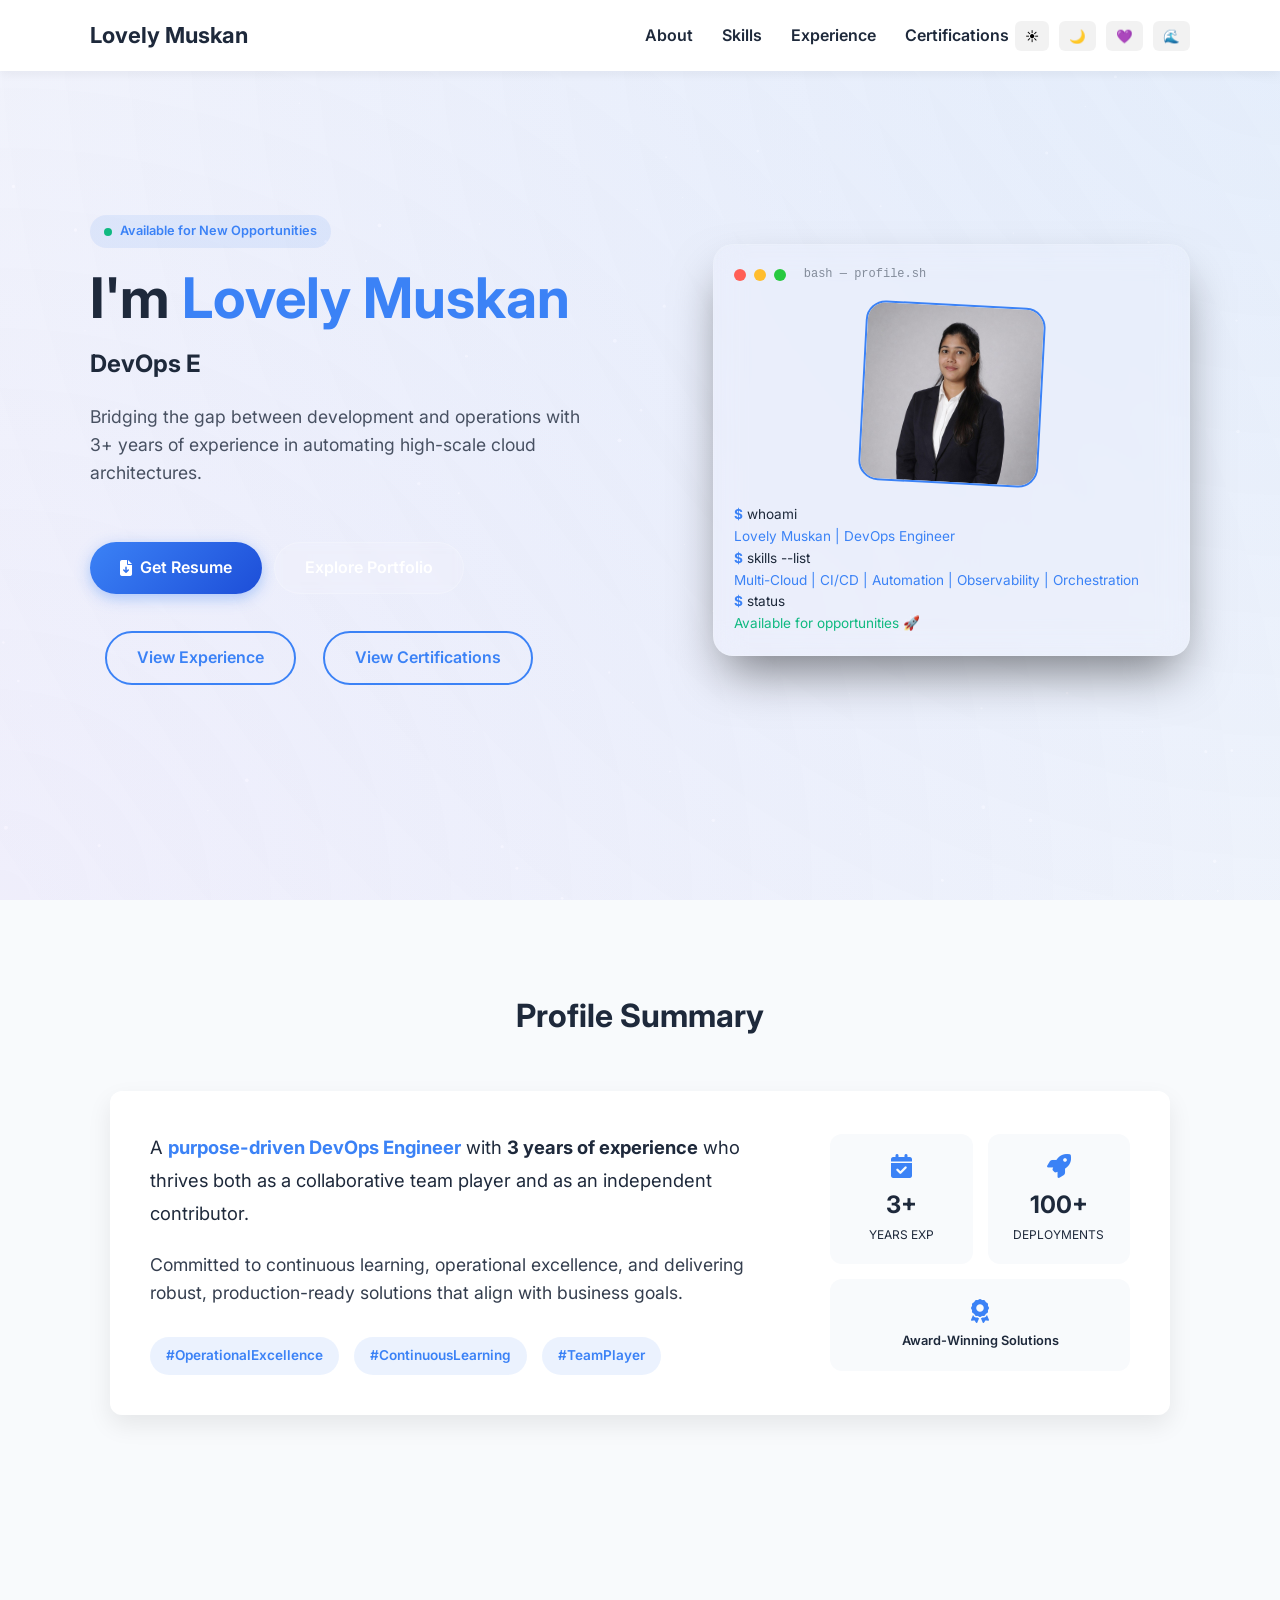
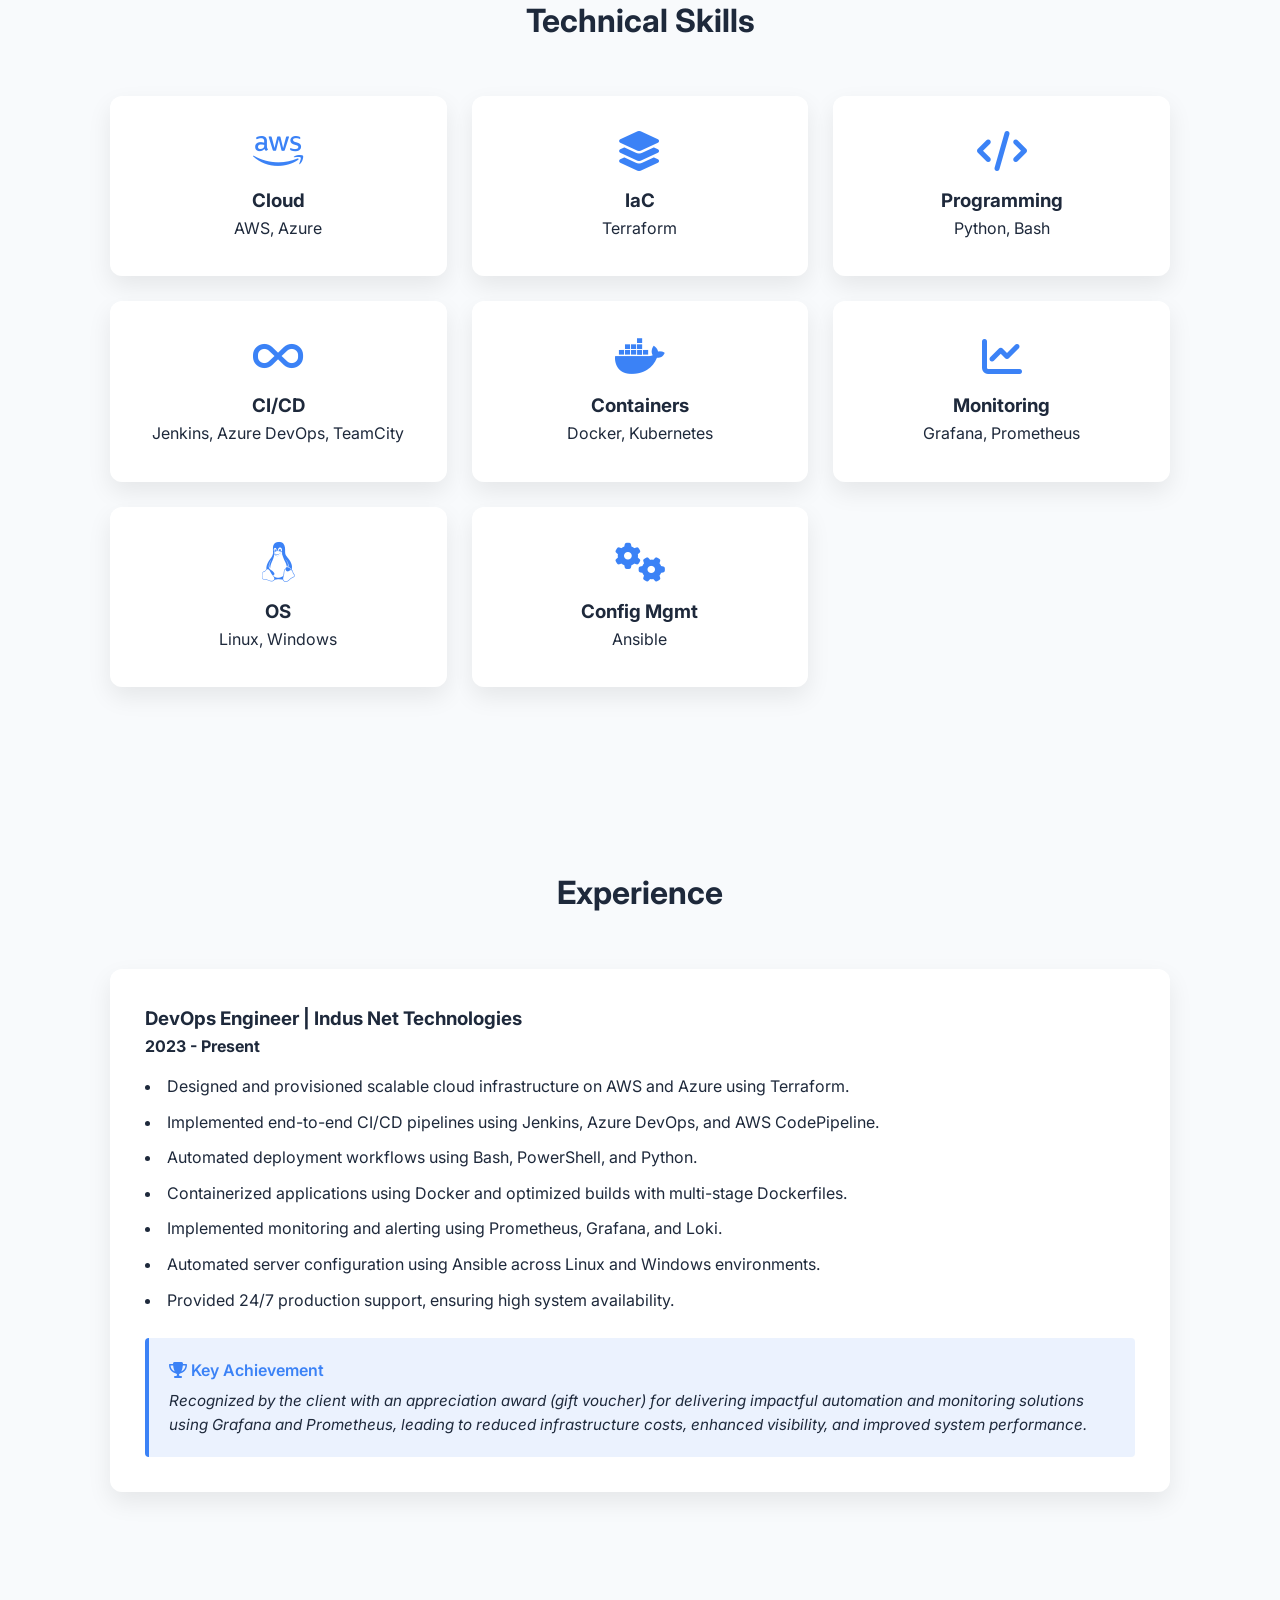
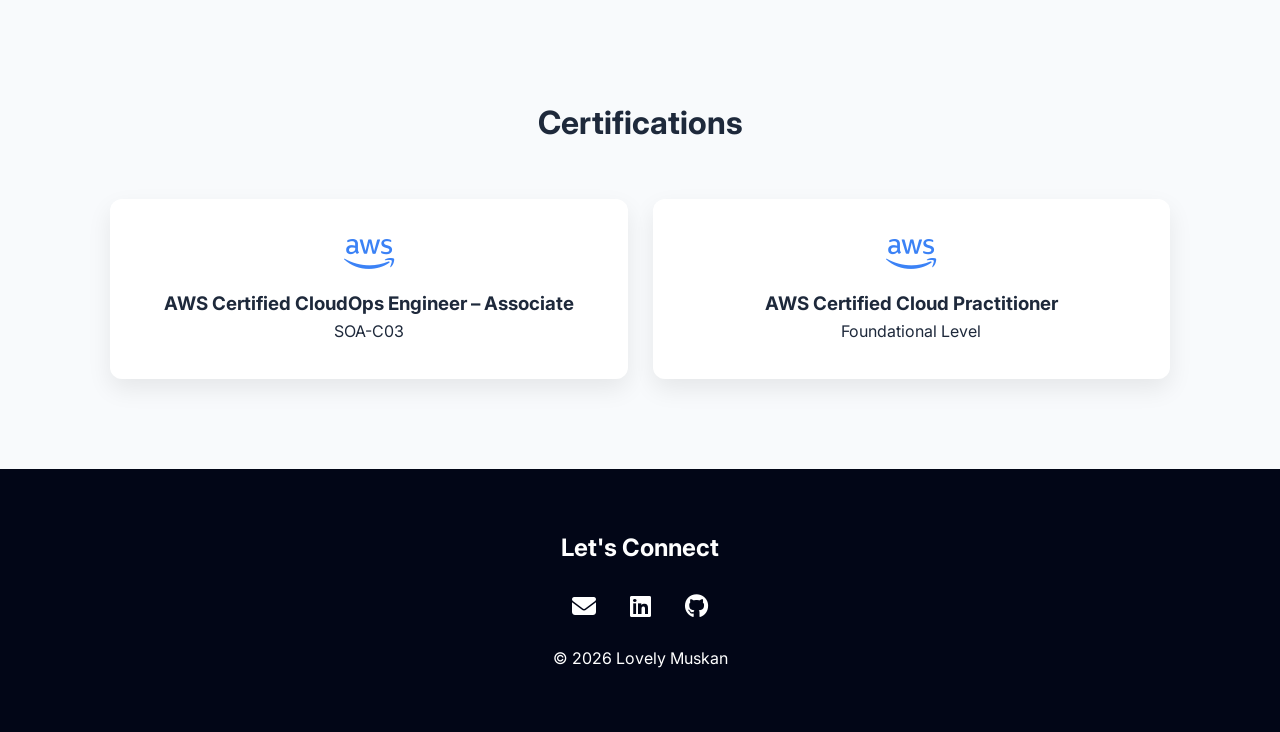
<file: index.html>
<!doctype html>
<html lang="en">
  <head>
    <meta charset="UTF-8" />
    <meta name="viewport" content="width=device-width, initial-scale=1.0" />
    <title>Lovely Muskan | DevOps Engineer</title>
    <link
      href="https://fonts.googleapis.com/css2?family=Inter:wght@300;400;600;700&display=swap"
      rel="stylesheet"
    />
    <link
      rel="stylesheet"
      href="https://cdnjs.cloudflare.com/ajax/libs/font-awesome/6.4.0/css/all.min.css"
    />

    <!-- Path pointing to the CSS folder -->
    <link rel="stylesheet" href="CSS/style.css" />
  </head>
  <body>
    <canvas id="stars"></canvas>

    <nav>
      <a href="#" class="logo">Lovely Muskan</a>

      <!-- The Hamburger Icon -->
      <i class="fa-solid fa-bars hamburger" id="hamburger"></i>

      <!-- Grouped Navigation Content -->
      <div class="nav-content" id="nav-content">
        <div class="nav-links">
          <a href="#about">About</a>
          <a href="#skills">Skills</a>
          <a href="#experience">Experience</a>
          <a href="#certifications">Certifications</a>
        </div>
        <div class="theme-buttons">
          <button onclick="setTheme('light')" title="Light Mode">☀️</button>
          <button onclick="setTheme('dark')" title="Dark Mode">🌙</button>
          <button onclick="setTheme('purple')" title="Purple Mode">💜</button>
          <button onclick="setTheme('blue')" title="Blue Mode">🌊</button>
        </div>
      </div>
    </nav>

    <section class="hero">
      <div class="hero-content">
        <div class="hero-text">
          <div class="status-badge">
            <span class="dot"></span> Available for New Opportunities
          </div>
          <h1>I'm <span class="highlight">Lovely Muskan</span></h1>
          <h2 id="typing"></h2>
          <p class="hero-description">
            Bridging the gap between development and operations with 3+ years of
            experience in automating high-scale cloud architectures.
          </p>
          <div
            class="hero-actions"
            style="display: flex; gap: 12px; flex-wrap: wrap; margin-top: 30px"
          >
            <a href="https://drive.google.com/file/d/1lCq5vAfUP8gEKRvoNEm5AhR2iUYedSMF/view?usp=sharing" download class="btn btn-resume">
              <i class="fa-solid fa-file-arrow-down"></i> Get Resume
            </a>
            <a href="#about" class="btn btn-glass">Explore Portfolio</a>
            <a href="#experience" class="btn btn-outline">View Experience</a>
            <a href="#certifications" class="btn btn-outline">View Certifications</a>
          </div>
        </div>

        <div class="hero-visual">
          <div class="glass-card">
            <div class="terminal-header">
              <span class="t-dot red"></span>
              <span class="t-dot yellow"></span>
              <span class="t-dot green"></span>
              <span class="t-title">bash — profile.sh</span>
            </div>
            <div class="profile-container">
              <!-- Path pointing to the Image folder -->
              <img
                src="Image/Lovely-Pic.png"
                alt="Lovely Muskan"
                class="profile-img"
              />
            </div>
            <div class="terminal-body">
              <p><span class="t-cmd">$</span> whoami</p>
              <p class="t-blue">Lovely Muskan | DevOps Engineer</p>

              <p><span class="t-cmd">$</span> skills --list</p>
              <p class="t-blue">Multi-Cloud | CI/CD | Automation | Observability | Orchestration</p>

              <p><span class="t-cmd">$</span> status</p>
              <p class="t-success">Available for opportunities 🚀</p>
            </div>
          </div>
        </div>
      </div>
    </section>

    <section id="about" class="container">
      <h2 class="section-title">Profile Summary</h2>
      <div
        class="about-card"
        style="
          text-align: left;
          display: grid;
          grid-template-columns: 1fr 300px;
          gap: 40px;
          align-items: center;
        "
      >
        <div class="summary-text">
          <p style="font-size: 1.15rem; line-height: 1.8; margin-bottom: 20px">
            A
            <span style="color: var(--accent); font-weight: 700"
              >purpose-driven DevOps Engineer</span
            >
            with <b>3 years of experience</b> who thrives both as a
            collaborative team player and as an independent contributor.
          </p>
          <p style="font-size: 1.1rem; opacity: 0.9">
            Committed to continuous learning, operational excellence, and
            delivering robust, production-ready solutions that align with
            business goals.
          </p>
          <div
            style="margin-top: 30px; display: flex; gap: 15px; flex-wrap: wrap"
          >
            <span
              style="
                background: rgba(59, 130, 246, 0.1);
                padding: 8px 16px;
                border-radius: 20px;
                font-size: 0.85rem;
                font-weight: 600;
                color: var(--accent);
              "
              >#OperationalExcellence</span
            >
            <span
              style="
                background: rgba(59, 130, 246, 0.1);
                padding: 8px 16px;
                border-radius: 20px;
                font-size: 0.85rem;
                font-weight: 600;
                color: var(--accent);
              "
              >#ContinuousLearning</span
            >
            <span
              style="
                background: rgba(59, 130, 246, 0.1);
                padding: 8px 16px;
                border-radius: 20px;
                font-size: 0.85rem;
                font-weight: 600;
                color: var(--accent);
              "
              >#TeamPlayer</span
            >
          </div>
        </div>

        <div
          class="summary-stats"
          style="display: grid; grid-template-columns: 1fr 1fr; gap: 15px"
        >
          <div
            style="
              background: var(--bg);
              padding: 20px;
              border-radius: 12px;
              text-align: center;
            "
          >
            <i
              class="fa-solid fa-calendar-check"
              style="color: var(--accent); font-size: 24px; margin-bottom: 8px"
            ></i>
            <h4 style="font-size: 1.5rem">3+</h4>
            <p style="font-size: 0.75rem; text-transform: uppercase">
              Years Exp
            </p>
          </div>
          <div
            style="
              background: var(--bg);
              padding: 20px;
              border-radius: 12px;
              text-align: center;
            "
          >
            <i
              class="fa-solid fa-rocket"
              style="color: var(--accent); font-size: 24px; margin-bottom: 8px"
            ></i>
            <h4 style="font-size: 1.5rem">100+</h4>
            <p style="font-size: 0.75rem; text-transform: uppercase">
              Deployments
            </p>
          </div>
          <div
            style="
              background: var(--bg);
              padding: 20px;
              border-radius: 12px;
              text-align: center;
              grid-column: span 2;
            "
          >
            <i
              class="fa-solid fa-award"
              style="color: var(--accent); font-size: 24px; margin-bottom: 8px"
            ></i>
            <p style="font-size: 0.8rem; font-weight: 600">
              Award-Winning Solutions
            </p>
          </div>
        </div>
      </div>
    </section>
    <section id="skills" class="container">
      <h2 class="section-title">Technical Skills</h2>
      <div class="skills-grid">
        <div class="card">
          <i class="fa-brands fa-aws"></i>
          <h3>Cloud</h3>
          <p>AWS, Azure</p>
        </div>
        <div class="card">
          <i class="fa-solid fa-layer-group"></i>
          <h3>IaC</h3>
          <p>Terraform</p>
        </div>
        <div class="card">
          <i class="fa-solid fa-code"></i>
          <h3>Programming</h3>
          <p>Python, Bash</p>
        </div>
        <div class="card">
          <i class="fa-solid fa-infinity"></i>
          <h3>CI/CD</h3>
          <p>Jenkins, Azure DevOps, TeamCity</p>
        </div>
        <div class="card">
          <i class="fa-brands fa-docker"></i>
          <h3>Containers</h3>
          <p>Docker, Kubernetes</p>
        </div>
        <div class="card">
          <i class="fa-solid fa-chart-line"></i>
          <h3>Monitoring</h3>
          <p>Grafana, Prometheus</p>
        </div>
        <div class="card">
          <i class="fa-brands fa-linux"></i>
          <h3>OS</h3>
          <p>Linux, Windows</p>
        </div>
        <div class="card">
          <i class="fa-solid fa-gears"></i>
          <h3>Config Mgmt</h3>
          <p>Ansible</p>
        </div>
      </div>
    </section>

    <section id="experience" class="container">
      <h2 class="section-title">Experience</h2>
      <div class="exp-box">
        <h3>DevOps Engineer | Indus Net Technologies</h3>
        <p><strong>2023 - Present</strong></p>

        <ul>
          <li>
            Designed and provisioned scalable cloud infrastructure on AWS and
            Azure using Terraform.
          </li>
          <li>
            Implemented end-to-end CI/CD pipelines using Jenkins, Azure DevOps,
            and AWS CodePipeline.
          </li>
          <li>
            Automated deployment workflows using Bash, PowerShell, and Python.
          </li>
          <li>
            Containerized applications using Docker and optimized builds with
            multi-stage Dockerfiles.
          </li>
          <li>
            Implemented monitoring and alerting using Prometheus, Grafana, and
            Loki.
          </li>
          <li>
            Automated server configuration using Ansible across Linux and
            Windows environments.
          </li>
          <li>
            Provided 24/7 production support, ensuring high system availability.
          </li>
        </ul>

        <div
          style="
            margin-top: 25px;
            padding: 20px;
            background: rgba(59, 130, 246, 0.1);
            border-left: 4px solid var(--accent);
            border-radius: 4px;
          "
        >
          <p style="font-weight: 600; color: var(--accent); margin-bottom: 5px">
            <i class="fa-solid fa-trophy"></i> Key Achievement
          </p>
          <p style="font-size: 0.95rem; font-style: italic">
            Recognized by the client with an appreciation award (gift voucher)
            for delivering impactful automation and monitoring solutions using
            Grafana and Prometheus, leading to reduced infrastructure costs,
            enhanced visibility, and improved system performance.
          </p>
        </div>
      </div>
    </section>
    <section id="certifications" class="container">
      <h2 class="section-title">Certifications</h2>

      <div class="skills-grid">
        <div class="card">
          <i class="fa-brands fa-aws"></i>
          <h3>AWS Certified CloudOps Engineer – Associate</h3>
          <p>SOA-C03</p>
        </div>

        <div class="card">
          <i class="fa-brands fa-aws"></i>
          <h3>AWS Certified Cloud Practitioner</h3>
          <p>Foundational Level</p>
        </div>
      </div>
    </section>
    <footer>
      <h2>Let's Connect</h2>
      <div class="socials">
        <a href="mailto:lovelymuskan.job@gmail.com" title="Email"
          ><i class="fa-solid fa-envelope"></i
        ></a>
        <a
          href="https://www.linkedin.com/in/lovelymuskan"
          target="_blank"
          title="LinkedIn"
          ><i class="fa-brands fa-linkedin"></i
        ></a>
        <a href="https://github.com/lovelymuskan" target="_blank" title="GitHub"
          ><i class="fa-brands fa-github"></i
        ></a>
      </div>
      <p style="margin-top: 20px">© 2026 Lovely Muskan</p>
    </footer>

    <!-- Path pointing to the JS folder -->
    <script src="JS/script.js"></script>
  </body>
</html>
</file>
<file: CSS/style.css>
* {
  margin: 0;
  padding: 0;
  box-sizing: border-box;
  font-family: "Inter", sans-serif;
}

html {
  scroll-behavior: smooth;
}

/* ===== THEME VARIABLES ===== */
:root {
  --bg: #f8fafc;
  --text: #1e293b;
  --card: #ffffff;
  --nav: #ffffff;
  --accent: #3b82f6;
}

body.dark {
  --bg: #0f172a;
  --text: #f1f5f9;
  --card: #1e293b;
  --nav: #020617;
  --accent: #38bdf8;
}

body.purple {
  --bg: #1e1b4b;
  --text: #f5f3ff;
  --card: #312e81;
  --nav: #1e1b4b;
  --accent: #a78bfa;
}

body.blue {
  --bg: #0c4a6e;
  --text: #e0f2fe;
  --card: #075985;
  --nav: #082f49;
  --accent: #38bdf8;
}

/* ===== GLOBAL ===== */
body {
  background: var(--bg);
  color: var(--text);
  line-height: 1.6;
  transition:
    background 0.3s,
    color 0.3s;
}

/* ===== MOVING STAR CANVAS ===== */
#stars {
  position: fixed;
  top: 0;
  left: 0;
  width: 100%;
  height: 100%;
  z-index: -1;
}

/* ===== NAVBAR ===== */
nav {
  position: fixed;
  top: 0;
  width: 100%;
  display: flex;
  justify-content: space-between;
  align-items: center;
  padding: 18px 7%;
  background: var(--nav);
  box-shadow: 0 3px 10px rgba(0, 0, 0, 0.05);
  z-index: 1000;
}

.logo {
  font-weight: 700;
  font-size: 22px;
  text-decoration: none;
  color: var(--text);
  display: flex;
  align-items: center;
  gap: 10px;
}

/* ===== HAMBURGER MENU BASE ===== */
.hamburger {
  display: none;
  font-size: 26px;
  cursor: pointer;
  color: var(--text);
  transition: 0.3s;
}

.nav-content {
  display: flex;
  align-items: center;
}

.nav-links a {
  margin-left: 25px;
  text-decoration: none;
  color: var(--text);
  font-weight: 600;
  transition: 0.3s;
}

.nav-links a:hover {
  color: var(--accent);
}

.theme-buttons button {
  border: none;
  padding: 7px 10px;
  margin-left: 6px;
  border-radius: 6px;
  cursor: pointer;
  background: rgba(0, 0, 0, 0.05);
  transition: 0.3s;
}

.theme-buttons button:hover {
  transform: scale(1.1);
}

/* ===== HERO ===== */
.hero {
  height: 100vh;
  display: flex;
  align-items: center;
  justify-content: center;
  background:
    radial-gradient(circle at top right, rgba(59, 130, 246, 0.1), transparent),
    radial-gradient(
      circle at bottom left,
      rgba(167, 139, 250, 0.1),
      transparent
    );
  overflow: hidden;
  padding: 0 7%;
}

.hero-content {
  display: grid;
  grid-template-columns: 1.2fr 1fr;
  gap: 50px;
  align-items: center;
  max-width: 1200px;
  width: 100%;
}

/* LEFT SIDE */
.status-badge {
  display: inline-flex;
  align-items: center;
  background: rgba(59, 130, 246, 0.1);
  color: var(--accent);
  padding: 6px 14px;
  border-radius: 20px;
  font-size: 0.8rem;
  font-weight: 600;
  margin-bottom: 20px;
}

.status-badge .dot {
  height: 8px;
  width: 8px;
  background: #10b981;
  border-radius: 50%;
  margin-right: 8px;
  animation: blink 1.5s infinite;
}

@keyframes blink {
  0% {
    opacity: 1;
  }
  50% {
    opacity: 0.3;
  }
  100% {
    opacity: 1;
  }
}

.hero h1 {
  font-size: 3.5rem;
  line-height: 1.1;
  margin-bottom: 15px;
}
.highlight {
  color: var(--accent);
  position: relative;
}

.hero-description {
  font-size: 1.1rem;
  opacity: 0.8;
  margin: 20px 0 30px;
  max-width: 500px;
}

.btn {
  display: inline-block;
  margin-top: 25px;
  padding: 12px 30px;
  background: var(--accent);
  color: white;
  text-decoration: none;
  border-radius: 30px;
  font-weight: 600;
  transition: 0.3s;
}

.btn:hover {
  transform: translateY(-3px);
  box-shadow: 0 5px 15px rgba(0, 0, 0, 0.3);
}

.btn-outline {
  background: transparent !important;
  border: 2px solid var(--accent);
  color: var(--accent) !important;
  margin-left: 15px;
}

/* Unique Resume Button Styling */
.btn-resume {
  background: linear-gradient(135deg, var(--accent), #1d4ed8) !important;
  box-shadow: 0 4px 15px rgba(59, 130, 246, 0.4);
  display: inline-flex;
  align-items: center;
  gap: 8px;
}

.btn-resume:hover {
  transform: translateY(-3px);
  box-shadow: 0 8px 25px rgba(59, 130, 246, 0.5);
}

/* Glassy secondary button */
.btn-glass {
  background: rgba(255, 255, 255, 0.1) !important;
  backdrop-filter: blur(5px);
  border: 1px solid rgba(255, 255, 255, 0.2);
}

.btn-glass:hover {
  background: rgba(255, 255, 255, 0.2) !important;
}

/* RIGHT SIDE - THE GLASS TERMINAL */
.glass-card {
  background: rgba(255, 255, 255, 0.05);
  backdrop-filter: blur(15px);
  border: 1px solid rgba(255, 255, 255, 0.1);
  border-radius: 20px;
  padding: 20px;
  box-shadow: 0 25px 50px -12px rgba(0, 0, 0, 0.5);
  position: relative;
}

.terminal-header {
  display: flex;
  align-items: center;
  margin-bottom: 20px;
}

.t-dot {
  height: 12px;
  width: 12px;
  border-radius: 50%;
  margin-right: 8px;
}
.red {
  background: #ff5f56;
}
.yellow {
  background: #ffbd2e;
}
.green {
  background: #27c93f;
}
.t-title {
  font-size: 0.75rem;
  opacity: 0.5;
  margin-left: 10px;
  font-family: monospace;
}

.profile-container {
  width: 180px;
  height: 180px;
  margin: 0 auto 20px;
  border-radius: 20px;
  overflow: hidden;
  border: 2px solid var(--accent);
  transform: rotate(3deg);
  transition: 0.4s;
}

.profile-container:hover {
  transform: rotate(0deg) scale(1.05);
}

.profile-img {
  width: 100%;
  height: 100%;
  object-fit: cover;
}

.terminal-body {
  font-family: "Courier New", monospace;
  font-size: 0.85rem;
}
.t-cmd {
  color: var(--accent);
  font-weight: bold;
}
.t-success {
  color: #10b981;
}
.t-blue {
  color: #3b82f6;
}

/* ===== SECTIONS ===== */
.container {
  max-width: 1100px;
  margin: auto;
  padding: 90px 20px;
}

.section-title {
  text-align: center;
  font-size: 32px;
  margin-bottom: 50px;
}

/* ===== ABOUT ===== */
.about-card {
  background: var(--card);
  padding: 40px;
  border-radius: 12px;
  box-shadow: 0 10px 25px rgba(0, 0, 0, 0.08);
  text-align: center;
}

/* ===== SKILLS ===== */
.skills-grid {
  display: grid;
  grid-template-columns: repeat(auto-fit, minmax(260px, 1fr));
  gap: 25px;
}

.card {
  background: var(--card);
  padding: 35px;
  border-radius: 12px;
  text-align: center;
  box-shadow: 0 10px 25px rgba(0, 0, 0, 0.08);
  transition: 0.4s;
}

.card:hover {
  transform: translateY(-10px);
  box-shadow: 0 20px 40px rgba(0, 0, 0, 0.15);
}

.card i {
  font-size: 40px;
  color: var(--accent);
  margin-bottom: 15px;
}

/* ===== EXPERIENCE ===== */
.exp-box {
  background: var(--card);
  padding: 35px;
  border-radius: 12px;
  margin-bottom: 25px;
  box-shadow: 0 10px 25px rgba(0, 0, 0, 0.08);
}

.exp-box ul {
  list-style-position: inside;
  margin-top: 15px;
}

.exp-box li {
  margin-bottom: 10px;
}

/* ===== FOOTER ===== */
footer {
  background: #020617;
  color: white;
  text-align: center;
  padding: 60px 20px;
}

.socials {
  margin-top: 20px;
}

.socials a {
  color: white;
  margin: 0 15px;
  font-size: 24px;
  transition: 0.3s;
}

.socials a:hover {
  color: var(--accent);
  transform: scale(1.2);
}

/* =========================================
   📱 MOBILE RESPONSIVE STYLES 
   ========================================= */

/* --- TABLETS & SMALL DESKTOPS (Max 968px) --- */
@media (max-width: 968px) {
  /* Fixed Hero padding and visibility */
  .hero {
    height: auto;
    min-height: 100vh;
    padding-top: 120px;
    padding-bottom: 60px;
    align-items: flex-start;
    overflow: visible;
  }

  .hero-content {
    grid-template-columns: 1fr;
    text-align: center;
    margin-top: 0;
  }

  .hero h1 {
    font-size: 2.8rem;
  }
  .hero-description {
    margin: 20px auto;
  }

  .hero-visual {
    order: -1;
    margin-bottom: 30px;
  }

  .hero-actions {
    justify-content: center;
  }

  /* Terminal Card Polish */
  .glass-card {
    background: rgba(255, 255, 255, 0.08);
    border: 1px solid rgba(255, 255, 255, 0.15);
    box-shadow: 0 15px 35px rgba(0, 0, 0, 0.2);
    margin: 0 15px;
  }

  .profile-container {
    width: 130px;
    height: 130px;
    border-radius: 50%;
    border: 3px solid rgba(255, 255, 255, 0.2);
    transform: none;
    box-shadow: 0 8px 15px rgba(0, 0, 0, 0.2);
    margin: 0 auto 20px;
  }

  .terminal-body {
    text-align: left;
    background: rgba(0, 0, 0, 0.2);
    padding: 15px;
    border-radius: 10px;
    margin-top: 20px;
  }

  .terminal-body p {
    margin-bottom: 10px;
    font-size: 0.85rem;
    line-height: 1.4;
  }
}

/* --- LARGE PHONES & TABLETS (Max 768px) --- */
@media (max-width: 768px) {
  nav {
    flex-wrap: wrap;
    padding: 15px 5%;
  }

  .hamburger {
    display: block;
  }

  .nav-content {
    display: none;
    flex-direction: column;
    width: 100%;
    text-align: center;
    padding-top: 20px;
    gap: 15px;
  }

  .nav-content.active {
    display: flex;
  }

  .nav-links {
    display: flex;
    flex-direction: column;
    gap: 15px;
  }

  .nav-links a {
    margin: 0;
    font-size: 1.1rem;
  }

  .about-card {
    grid-template-columns: 1fr !important;
    text-align: center !important;
    padding: 25px;
  }

  .summary-text div {
    justify-content: center;
  }

  .container {
    padding: 60px 15px;
  }

  .section-title {
    font-size: 28px;
    margin-bottom: 35px;
  }
}

/* --- SMALL PHONES (Max 600px) --- */
@media (max-width: 600px) {
  .hero h1 {
    font-size: 2.2rem;
  }

  .hero-actions {
    flex-direction: column;
    gap: 15px;
  }

  .btn {
    width: 100%;
    justify-content: center;
    text-align: center;
  }

  .btn-outline {
    margin-left: 0;
  }

  .glass-card {
    padding: 15px;
  }

  .profile-container {
    width: 120px;
    height: 120px;
  }

  .terminal-body {
    font-size: 0.75rem;
  }

  .exp-box {
    padding: 20px;
  }

  .exp-box ul {
    padding-left: 10px;
    font-size: 0.9rem;
  }

  .summary-stats {
    grid-template-columns: 1fr;
  }
  .summary-stats div:nth-child(3) {
    grid-column: span 1;
  }
}
</file>
